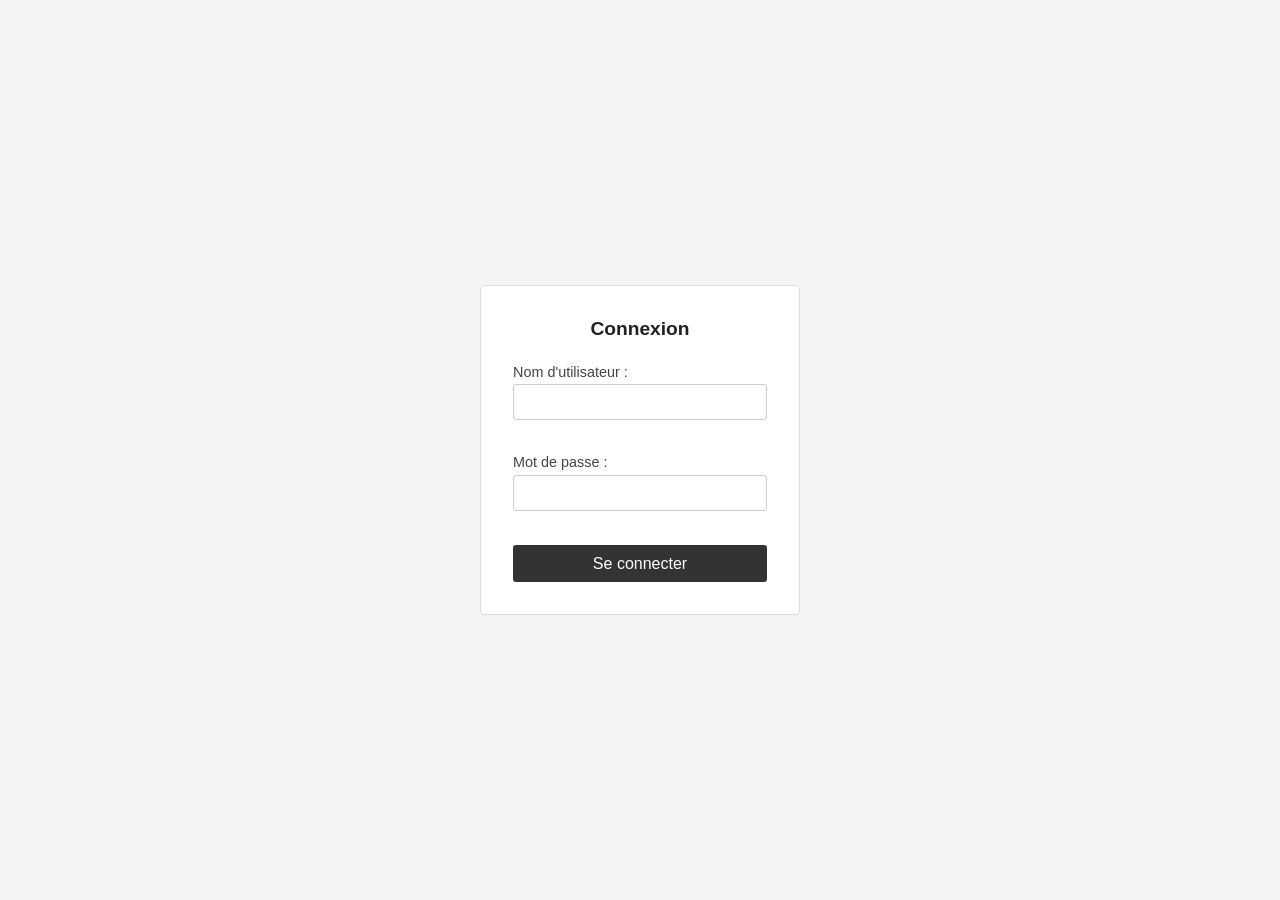
<file: logiciel/frontend/html/index.html>
<!DOCTYPE html>
<html lang="fr">
<head>
    <meta charset="UTF-8">
    <meta name="viewport" content="width=device-width, initial-scale=1.0">
    <link rel="stylesheet" href="../css/page_connecte.css">
    <title>Page de connexion</title>
</head>
<body>
    <h1>Bienvenue</h1>
    <form id="login-form">
        <label for="username">Nom d'utilisateur :</label>
        <input type="text" id="username" name="identifiant" required><br><br>
        <label for="password">Mot de passe :</label>
        <input type="password" id="password" name="mot_de_passe" required><br><br>
        <input type="submit" value="Se connecter">
        <p id="login-message" role="alert" aria-live="polite"></p>
    </form>
    <script src="../js/connextion.js"></script>
</body>
</html>
</file>
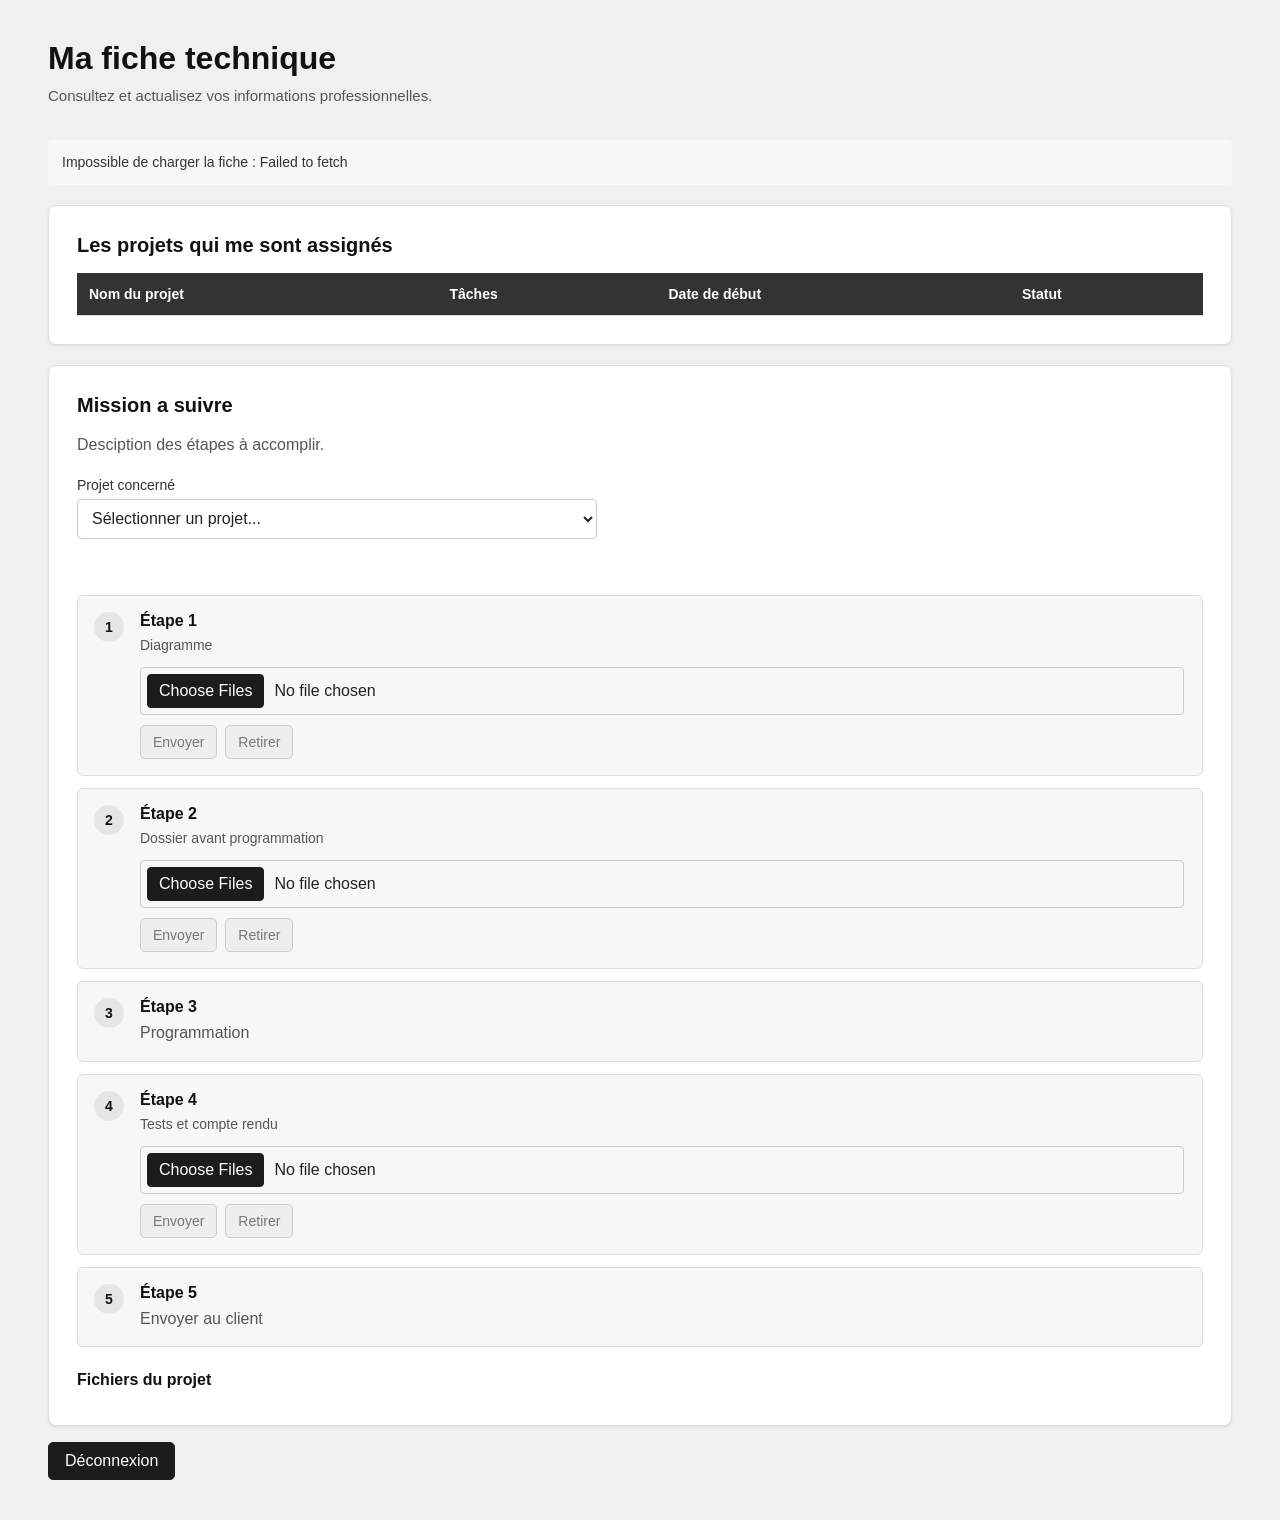
<file: logiciel/frontend/html/developpeur.html>
<!DOCTYPE html>
<html lang="fr">
<head>
    <meta charset="UTF-8">
    <meta name="viewport" content="width=device-width, initial-scale=1.0">
    <link rel="stylesheet" href="../css/developpeur.css">
    <title>Fiche technique développeur</title>
</head>
<body>
    <main>
        <h1>Ma fiche technique</h1>
        <p class="subtitle">Consultez et actualisez vos informations professionnelles.</p>

        <section class="panel" id="fiche-panel" aria-labelledby="fiche-title">
            <h2 id="fiche-title">Ma fiche technique</h2>
            <p><strong>Nom :</strong> <span id="fiche-nom"></span></p>
            <p><strong>Date d'embauche :</strong> <span id="fiche-date-embauche"></span></p>
            <p><strong>Compétences :</strong> <span id="fiche-competences"></span></p>
            <p><strong>Disponibilité :</strong> <span id="fiche-disponibilite"></span></p>
            <p><strong>Ancienneté dans l'entreprise :</strong> <span id="fiche-anciennete"></span></p>
            <p><strong>Expérience totale :</strong> <span id="fiche-experience-totale"></span></p>
            <button class="btn" id="modifier-fiche" type="button">Modifier ma fiche</button>
        </section>

        <section class="panel" id="edition-panel" aria-labelledby="edition-title">
            <h2 id="edition-title">Informations professionnelles</h2>
            <form id="fiche-technique-form">
                <label for="competences">Compétences</label>
                <input type="text" id="competences" name="competences" required>

                <label for="disponibilite">Disponibilité</label>
                <input type="text" id="disponibilite" name="disponibilite" required>

                <label for="experience">Expérience avant l'embauche (années)</label>
                <input type="number" id="experience" name="experience" min="0" step="0.01" required>

                <button class="btn" id="createFichetechniqueButton" type="submit">Enregistrer ma fiche</button>
                <button class="btn" id="annuler-fiche" type="button">Annuler</button>
            </form>
        </section>

        <p class="resultat" id="fiche-message" role="status" aria-live="polite"></p>
    </main>

    <section class="projet" aria-labelledby="projets-title">
        <h2 id="projets-title">Les projets qui me sont assignés</h2>
        <table id="projets-table">
            <thead>
                <tr>
                    <th>Nom du projet</th>
                    <th>Tâches</th>
                    <th>Date de début</th>
                    <th>Statut</th>
                </tr>
            </thead>
            <tbody id="projets-body"></tbody>
        </table>
    </section>

    <section class="mission" aria-labelledby="mission-title">
        <h2 id="mission-title">Mission a suivre</h2>
        <p>Desciption des étapes à accomplir.</p>
        <label for="mission-projet">Projet concerné</label>
        <select id="mission-projet">
            <option value="">Sélectionner un projet...</option>
        </select>
        <p class="mission-message" id="mission-message" role="status" aria-live="polite"></p>
            <ol>
                <li>
                    <h3>Étape 1</h3>
                    <label class="mission-upload-label" for="diagramme">Diagramme</label>
                    <input type="file" id="diagramme" name="diagramme" accept=".png, .jpg, .jpeg, .pdf" aria-label="Fichiers du diagramme" multiple disabled>
                    <div class="mission-upload-actions">
                        <button class="btn mission-upload-button" id="envoyer-diagramme" type="button" disabled>Envoyer</button>
                        <button class="btn mission-upload-button mission-upload-clear" id="retirer-diagramme" type="button" disabled>Retirer</button>
                    </div>
                </li>
                <li>
                    <h3>Étape 2</h3>
                    <label class="mission-upload-label" for="dossier">Dossier avant programmation</label>
                    <input type="file" id="dossier" name="dossier" accept=".zip, .rar, .7z" aria-label="Dossiers avant programmation" multiple disabled>
                    <div class="mission-upload-actions">
                        <button class="btn mission-upload-button" id="envoyer-dossier" type="button" disabled>Envoyer</button>
                        <button class="btn mission-upload-button mission-upload-clear" id="retirer-dossier" type="button" disabled>Retirer</button>
                    </div>
                </li>
                <li>
                    <h3>Étape 3</h3>
                    <p>Programmation</p>
                </li>
                <li>
                    <h3>Étape 4</h3>
                    <label class="mission-upload-label" for="compte-rendu">Tests et compte rendu</label>
                    <input type="file" id="compte-rendu" name="compte-rendu" accept=".pdf, .docx" aria-label="Comptes rendus des tests" multiple disabled>
                    <div class="mission-upload-actions">
                        <button class="btn mission-upload-button" id="envoyer-compte-rendu" type="button" disabled>Envoyer</button>
                        <button class="btn mission-upload-button mission-upload-clear" id="retirer-compte-rendu" type="button" disabled>Retirer</button>
                    </div>
                </li>
                <li>
                    <h3>Étape 5</h3>
                    <p>Envoyer au client</p>
                </li>
            </ol>
            <h3 class="mission-files-title">Fichiers du projet</h3>
            <ul class="mission-file-list" id="mission-fichiers" aria-live="polite"></ul>
    </section>

    <button class="btn" id="logout-button" type="button">Déconnexion</button>
    <script src="../js/developpeur.js"></script>
</body>
</html>
</file>
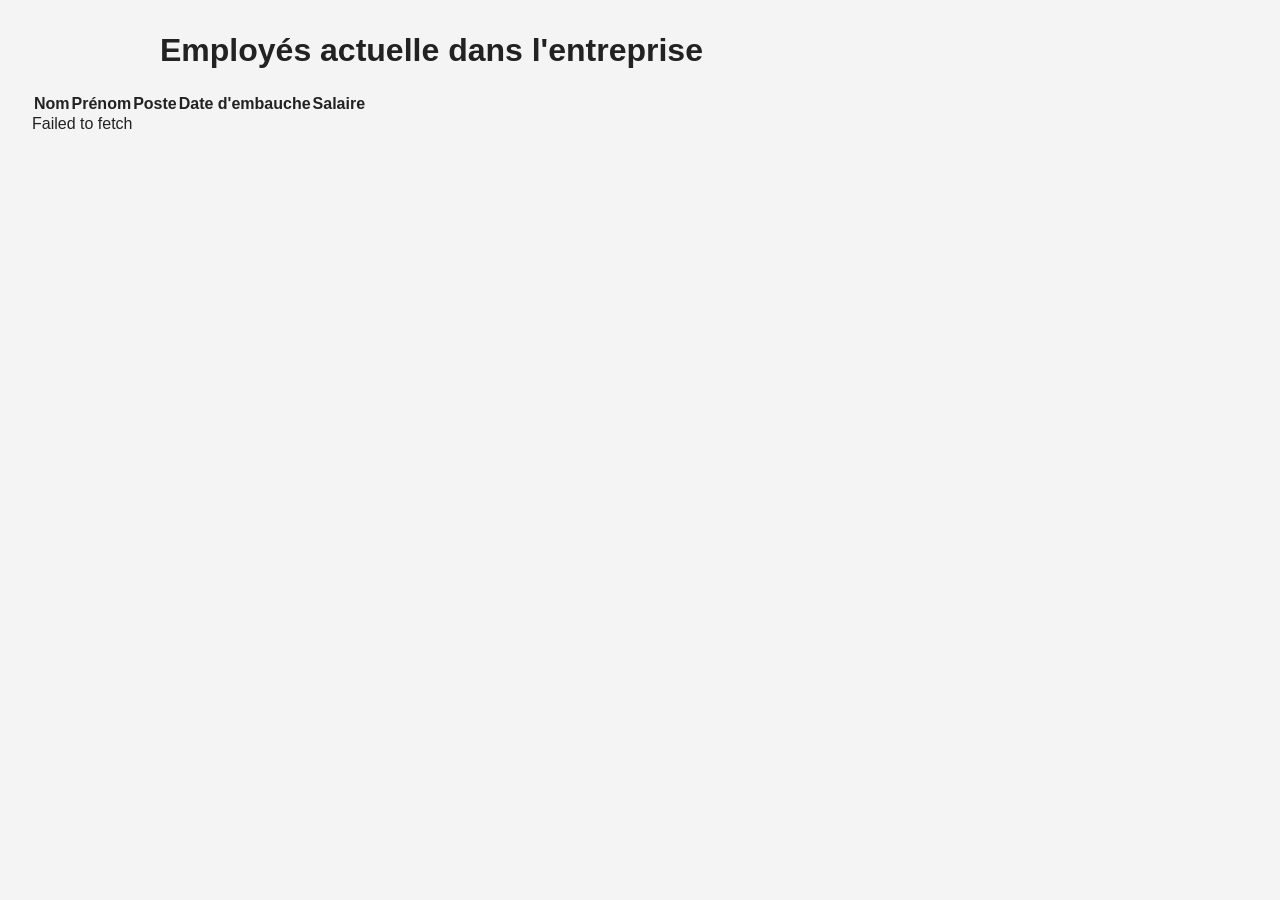
<file: logiciel/frontend/html/gestionn-employe.html>
<!DOCTYPE html>
<html lang="fr">
<head>
    <meta charset="UTF-8">
    <meta name="viewport" content="width=device-width, initial-scale=1.0">
    <title>Employés</title>
    <link rel="stylesheet" href="../css/gestion-employe.css">
    <link rel="stylesheet" href="https://cdn.datatables.net/2.3.4/css/dataTables.dataTables.css">
</head>
<body class="employees-page">
    <h1>Employés actuelle dans l'entreprise</h1>

    <table id="employes" class="display">
        <thead>
            <tr>
                <th>Nom</th>
                <th>Prénom</th>
                <th>Poste</th>
                <th>Date d'embauche</th>
                <th>Salaire</th>
            </tr>
        </thead>
    </table>

    <script src="https://code.jquery.com/jquery-3.7.1.min.js"></script>
    <script src="https://cdn.datatables.net/2.3.4/js/dataTables.min.js"></script>
    <script src="../js/gestion-employe.js"></script>
</body>
</html>
</file>
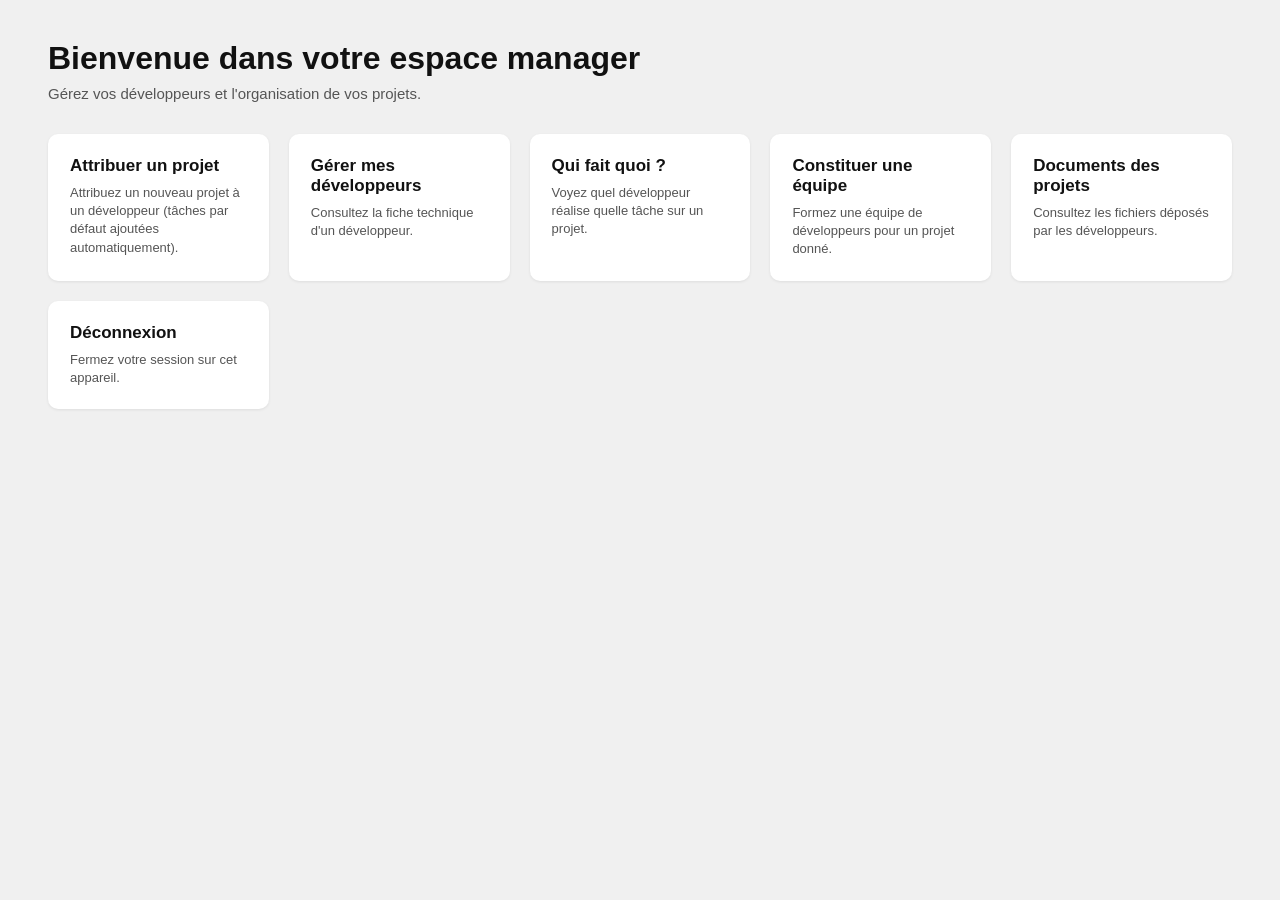
<file: logiciel/frontend/html/manager.html>
<!DOCTYPE html>
<html lang="fr">
<head>
    <meta charset="UTF-8">
    <meta name="viewport" content="width=device-width, initial-scale=1.0">
    <link rel="stylesheet" href="../css/manager.css">
    <title>Document</title>
</head>
<body>
  <h1>Bienvenue dans votre espace manager</h1>
  <p class="subtitle">Gérez vos développeurs et l'organisation de vos projets.</p>
 
  <div class="cards">
    <div class="card" data-target="panel-attribuer">
      <h2>Attribuer un projet</h2>
      <p>Attribuez un nouveau projet à un développeur (tâches par défaut ajoutées automatiquement).</p>
    </div>
    <div class="card" data-target="panel-gerer">
      <h2>Gérer mes développeurs</h2>
      <p>Consultez la fiche technique d'un développeur.</p>
    </div>
    <div class="card" data-target="panel-quifaitquoi">
      <h2>Qui fait quoi ?</h2>
      <p>Voyez quel développeur réalise quelle tâche sur un projet.</p>
    </div>
    <div class="card" data-target="panel-equipe">
      <h2>Constituer une équipe</h2>
      <p>Formez une équipe de développeurs pour un projet donné.</p>
    </div>
    <div class="card" data-target="panel-documents">
      <h2>Documents des projets</h2>
      <p>Consultez les fichiers déposés par les développeurs.</p>
    </div>
    <div class="card"  href= "../html/index.html"id="logout-card">
      <h2>Déconnexion</h2>
      <p>Fermez votre session sur cet appareil.</p>
    </div>
  </div>
 
  <!-- Panel : Attribuer un projet -->
  <div class="panel" id="panel-attribuer">
    <h3>Attribuer un projet</h3>

    <label>Développeur</label>
    <select id="attribuer-employe"></select>

    <label>Nom du projet</label>
    <input type="text" id="attribuer-projet" placeholder="Ex : Refonte API">

    <label>Tâches à réaliser (séparées par des virgules)</label>
    <input type="text" id="attribuer-taches" placeholder="Ex : Développement, Tests, Documentation">

    <label>Date de début</label>
    <input type="date" id="attribuer-date">

    <button class="btn" onclick="attribuerProjet()">Attribuer</button>
    
    <div class="resultat" id="resultat-attribuer"></div>
  </div>
 
  <!-- Panel : Gérer mes développeurs -->
  <div class="panel" id="panel-gerer">
    <h3>Gérer mes développeurs</h3>
    <label>Développeur</label>
    <select id="gerer-employe"></select>
    <button class="btn" onclick="gererDeveloppeur()">Voir la fiche technique</button>
    <div class="resultat" id="resultat-gerer"></div>
  </div>
 
  <!-- Panel : Qui fait quoi -->
  <div class="panel" id="panel-quifaitquoi">
    <h3>Qui fait quoi ?</h3>
    <label>Développeur</label>
    <select id="qfq-employe"></select>
    <button class="btn" onclick="quiFaitQuoi()">Voir ses projets et ses tâches</button>
    <div class="resultat" id="resultat-qfq"></div>
  </div>

  <div class="panel" id="panel-documents">
    <h3>Documents des projets</h3>
    <label for="documents-projet">Projet</label>
    <select id="documents-projet">
      <option value="">Chargement des projets...</option>
    </select>
    <div class="resultat" id="resultat-documents" role="status" aria-live="polite"></div>
    <ul class="documents-list" id="documents-list" aria-live="polite"></ul>
  </div>
 
  <!-- Panel : Constituer une équipe -->
  <div class="panel" id="panel-equipe">
    <h3>Constituer une équipe</h3>
    <label>Nom du projet</label>
    <input type="text" id="equipe-projet" placeholder="Ex : Refonte API">
    <label for="equipe-developpeurs">Développeurs de l'équipe</label>
    <select id="equipe-developpeurs" multiple size="5"></select>
    <div id="equipe-taches" aria-live="polite"></div>
    <label for="equipe-date">Date de début</label>
    <input type="date" id="equipe-date">
    <button class="btn" onclick="equipeProjet()">Constituer l'équipe</button>
    <div class="resultat" id="resultat-equipe"></div>
  </div>
  <script src="../js/manager.js"></script>
</body>
</html>
</file>
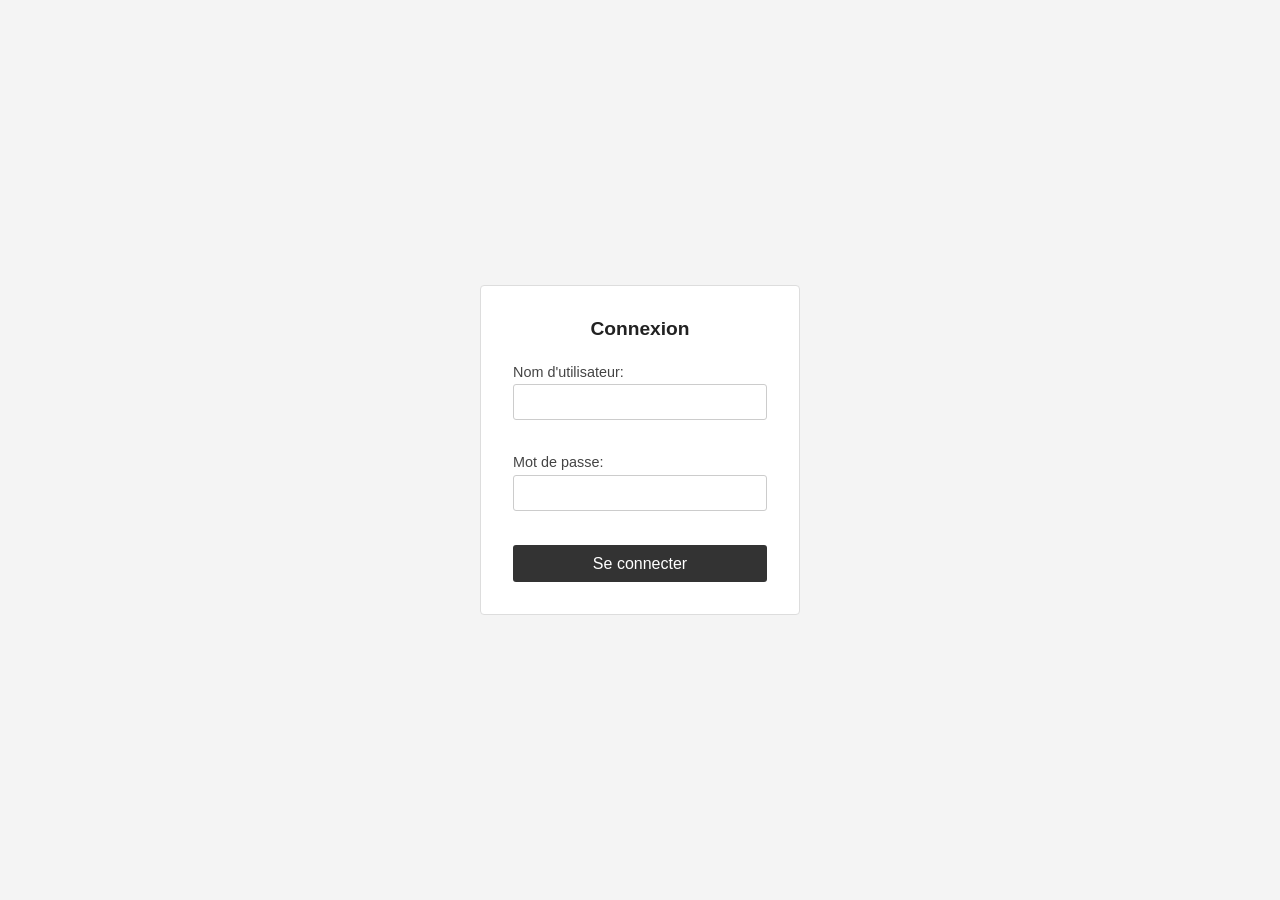
<file: logiciel/frontend/html/page-connect.html>
<!DOCTYPE html>
<html lang="fr">
<head>
    <meta charset="UTF-8">
    <meta name="viewport" content="width=device-width, initial-scale=1.0">
    <link rel="stylesheet" href="../css/page_connecte.css">
    <title>page de connexion</title>
</head>
<body>  
    <h1>bienvenue</h1>
    <form id="login-form">
        <label for="username">Nom d'utilisateur:</label>
        <input type="text" id="username" name="identifiant" required><br><br>
        <label for="password">Mot de passe:</label>
        <input type="password" id="password" name="mot_de_passe" required><br><br>
        <input type="submit" value="Se connecter">
        <p id="login-message" role="alert" aria-live="polite"></p>
    </form>
    <script src="../js/connextion.js"></script>
</body>
</html>
</file>
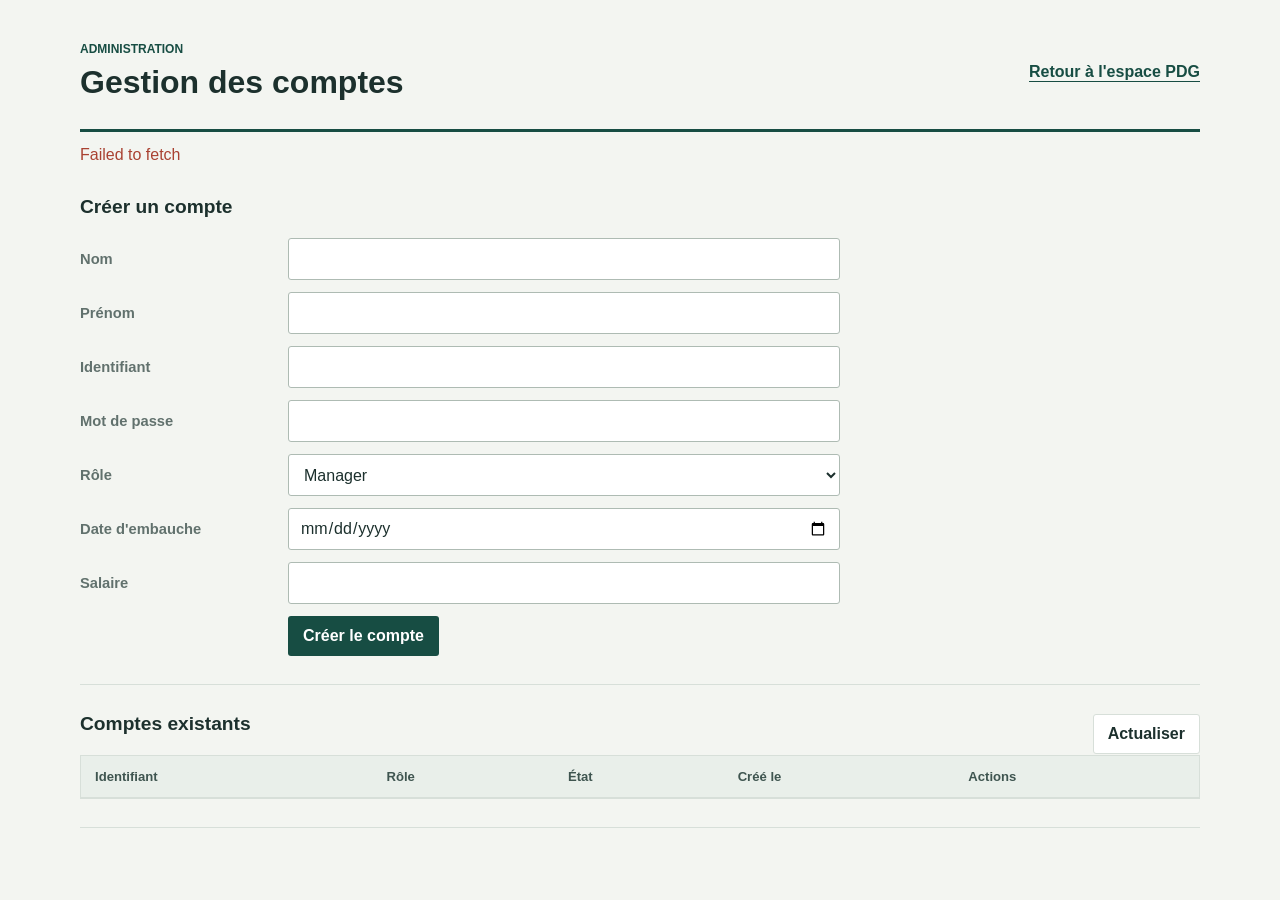
<file: logiciel/frontend/html/page-inscription.html>
<!DOCTYPE html>
<html lang="fr">
<head>
    <meta charset="UTF-8">
    <meta name="viewport" content="width=device-width, initial-scale=1.0">
    <link rel="stylesheet" href="../css/page-inscription.css">
    <title>Gestion des comptes</title>
</head>
<body>
    <main class="account-admin">
        <header class="page-header">
            <div>
                <p class="eyebrow">Administration</p>
                <h1>Gestion des comptes</h1>
            </div>
            <a class="back-link" href="page-pdg.html">Retour à l'espace PDG</a>
        </header>

        <p id="inscription-message" class="status-message" role="status" aria-live="polite"></p>

        <section class="account-section" aria-labelledby="create-title">
            <h2 id="create-title">Créer un compte</h2>
            <form id="creation-compte" class="account-form">
                <label for="nom">Nom</label>
                <input type="text" id="nom" name="nom" autocomplete="family-name" required>

                <label for="prenom">Prénom</label>
                <input type="text" id="prenom" name="prenom" autocomplete="given-name" required>

                <label for="username">Identifiant</label>
                <input type="text" id="username" name="identifiant" autocomplete="username" required>

                <label for="password">Mot de passe</label>
                <input type="password" id="password" name="mot_de_passe" autocomplete="new-password" required>

                <label for="role">Rôle</label>
                <select id="role" name="role" required>
                    <option value="manager">Manager</option>
                    <option value="comptable">Comptable</option>
                    <option value="developpeur">Développeur</option>
                </select>

                <label for="date-embauche">Date d'embauche</label>
                <input type="date" id="date-embauche" name="date_embauche" required>

                <label for="salaire">Salaire</label>
                <input type="number" id="salaire" name="salaire" min="0" step="0.01" required>

                <button class="primary-button" type="submit">Créer le compte</button>
            </form>
        </section>

        <section class="account-section" aria-labelledby="accounts-title">
            <div class="section-heading">
                <h2 id="accounts-title">Comptes existants</h2>
                <button id="refresh-comptes" class="secondary-button" type="button" aria-label="Actualiser la liste">
                    Actualiser
                </button>
            </div>
            <div class="table-scroll">
                <table>
                    <thead>
                        <tr>
                            <th scope="col">Identifiant</th>
                            <th scope="col">Rôle</th>
                            <th scope="col">État</th>
                            <th scope="col">Créé le</th>
                            <th scope="col">Actions</th>
                        </tr>
                    </thead>
                    <tbody id="comptes-body">
                        <tr><td colspan="5">Chargement des comptes…</td></tr>
                    </tbody>
                </table>
            </div>
        </section>

        <section id="edition-section" class="account-section" aria-labelledby="edit-title" hidden>
            <h2 id="edit-title">Modifier un compte</h2>
            <form id="edition-compte" class="account-form edit-form">
                <input type="hidden" id="edit-id">

                <label for="edit-identifiant">Identifiant</label>
                <input type="text" id="edit-identifiant" required>

                <label for="edit-role">Rôle</label>
                <select id="edit-role">
                    <option value="manager">Manager</option>
                    <option value="comptable">Comptable</option>
                    <option value="developpeur">Développeur</option>
                    <option value="rh">RH</option>
                    <option value="employe">Employé</option>
                </select>

                <label for="edit-password">Nouveau mot de passe</label>
                <input type="password" id="edit-password" autocomplete="new-password" placeholder="Laisser vide pour conserver">

                <label class="checkbox-label" for="edit-actif">
                    <input type="checkbox" id="edit-actif">
                    Compte actif
                </label>

                <div class="form-actions">
                    <button class="primary-button" type="submit">Enregistrer</button>
                    <button id="cancel-edit" class="secondary-button" type="button">Annuler</button>
                </div>
            </form>
        </section>
    </main>
    <script src="../js/inscription.js"></script>
</body>
</html>
</file>
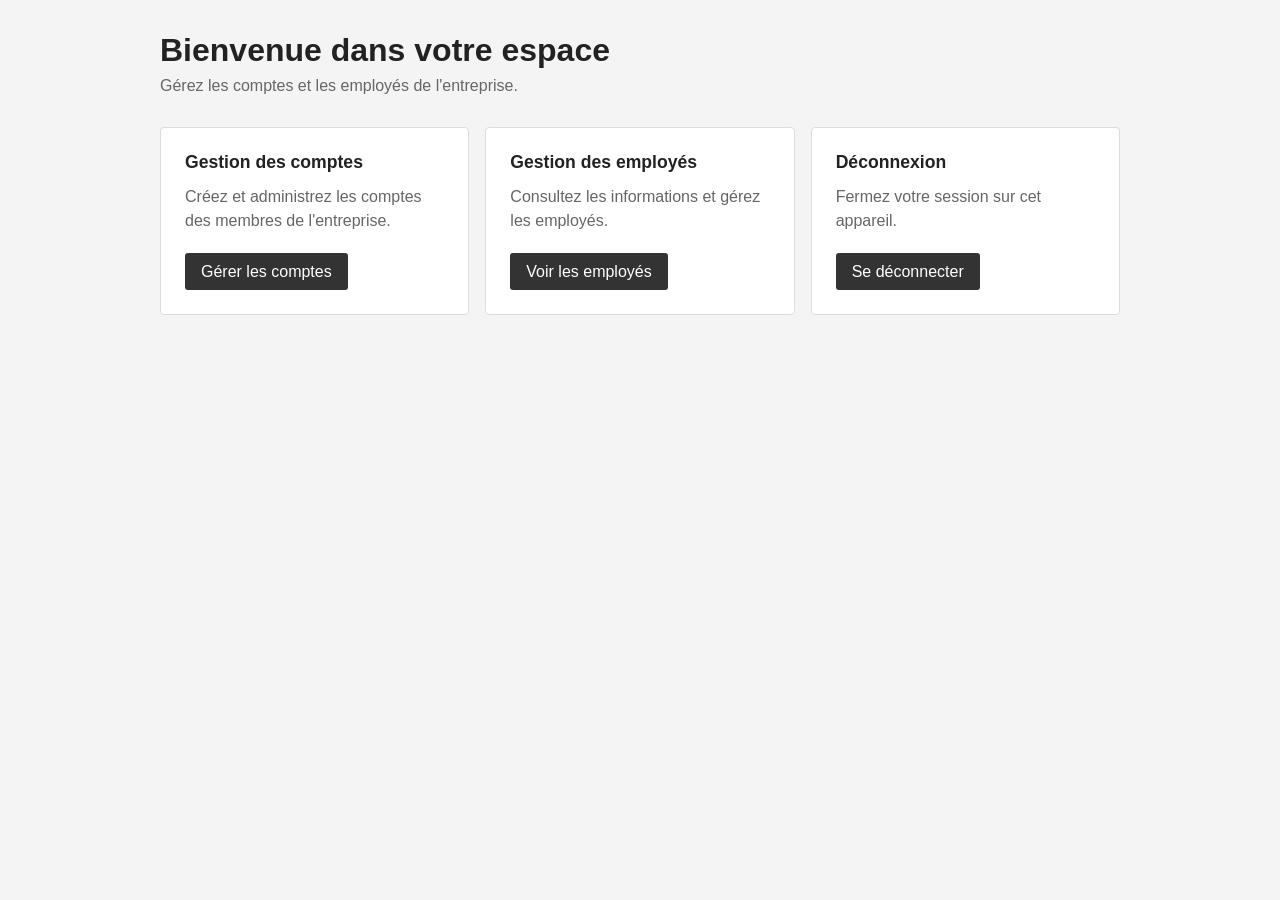
<file: logiciel/frontend/html/page-pdg.html>
<!DOCTYPE html>
<html lang="fr">
<head>
    <meta charset="UTF-8">
    <meta name="viewport" content="width=device-width, initial-scale=1.0">
    <link rel="stylesheet" href="../css/page_connecte.css">
    <title>Espace PDG</title>
</head>
<body class="dashboard-page">
    <main class="dashboard">
        <h1>Bienvenue dans votre espace </h1>
        <p class="dashboard-subtitle">Gérez les comptes et les employés de l'entreprise.</p>

        <section class="dashboard-actions" aria-label="Actions du PDG">
            <article class="dashboard-card">
                <h2>Gestion des comptes</h2>
                <p>Créez et administrez les comptes des membres de l'entreprise.</p>
                <a class="dashboard-button" href="page-inscription.html">Gérer les comptes</a>
            </article>

            <article class="dashboard-card">
                <h2>Gestion des employés</h2>
                <p>Consultez les informations et gérez les employés.</p>
                <a class="dashboard-button" href="gestionn-employe.html">Voir les employés</a>
            </article>

            <article class="dashboard-card">
                <h2>Déconnexion</h2>
                <p>Fermez votre session sur cet appareil.</p>
                <button class="dashboard-button" id="logout-button" type="button">Se déconnecter</button>
            </article>
        </section>
    </main>
    <script src="../js/page-pdg.js"></script>
</body>
</html>
</file>
<file: logiciel/frontend/css/page_connecte.css>
* {
    margin: 0;
    padding: 0;
    box-sizing: border-box;
}

body {
    font-family: Arial, Helvetica, sans-serif;
    background-color: #f4f4f4;
    color: #222;
    display: flex;
    justify-content: center;
    align-items: center;
    min-height: 100vh;
}

h1 {
    display: none; /* évite le doublon avec le titre du formulaire, ou remplace par un h1 dans le form si tu préfères */
}

form {
    background-color: #ffffff;
    border: 1px solid #ddd;
    border-radius: 4px;
    padding: 2rem;
    width: 100%;
    max-width: 320px;
}

form::before {
    content: "Connexion";
    display: block;
    font-size: 1.2rem;
    font-weight: bold;
    margin-bottom: 1.5rem;
    text-align: center;
}

label {
    display: block;
    font-size: 0.9rem;
    margin-bottom: 0.3rem;
    color: #444;
}

input[type="text"],
input[type="password"] {
    width: 100%;
    padding: 0.5rem;
    margin-bottom: 1rem;
    border: 1px solid #ccc;
    border-radius: 3px;
    font-size: 1rem;
}

input[type="text"]:focus,
input[type="password"]:focus {
    outline: none;
    border-color: #888;
}

input[type="submit"] {
    width: 100%;
    padding: 0.6rem;
    background-color: #333;
    color: #fff;
    border: none;
    border-radius: 3px;
    cursor: pointer;
    font-size: 1rem;
}

input[type="submit"]:hover {
    background-color: #555;
}

body.dashboard-page {
    display: block;
    min-height: 100vh;
    padding: 2rem;
}

.dashboard {
    width: 100%;
    max-width: 960px;
    margin: 0 auto;
}

.dashboard h1 {
    display: block;
    margin-bottom: 0.5rem;
    font-size: 2rem;
}

.dashboard-subtitle {
    margin-bottom: 2rem;
    color: #666;
}

.dashboard-actions {
    display: grid;
    grid-template-columns: repeat(auto-fit, minmax(220px, 1fr));
    gap: 1rem;
}

.dashboard-card {
    padding: 1.5rem;
    background-color: #fff;
    border: 1px solid #ddd;
    border-radius: 4px;
}

.dashboard-card h2 {
    margin-bottom: 0.75rem;
    font-size: 1.1rem;
}

.dashboard-card p {
    margin-bottom: 1.25rem;
    color: #666;
    line-height: 1.5;
}

.dashboard-button {
    display: inline-block;
    padding: 0.6rem 1rem;
    background-color: #333;
    color: #fff;
    border: none;
    border-radius: 3px;
    cursor: pointer;
    font-size: 1rem;
    text-decoration: none;
}

.dashboard-button:hover {
    background-color: #555;
}

@media (max-width: 600px) {
    body.dashboard-page {
        padding: 1rem;
    }

    .dashboard h1 {
        font-size: 1.6rem;
    }
}
</file>
<file: logiciel/frontend/css/developpeur.css>
* {
	box-sizing: border-box;
}

body {
	min-height: 100vh;
	margin: 0;
	padding: 40px 48px;
	background: #f0f0f0;
	color: #222;
	font-family: Arial, Helvetica, sans-serif;
}

main,
.projet {
	width: 100%;
	margin: 0;
}

h1 {
	margin: 0 0 8px;
	color: #111;
	font-size: 32px;
}

.subtitle {
	margin: 0 0 32px;
	color: #555;
	font-size: 15px;
	line-height: 1.5;
}

.panel,
.projet,
.mission {
	padding: 28px;
	background: #fff;
	border: 1px solid #ddd;
	border-radius: 8px;
	box-shadow: 0 1px 3px rgb(0 0 0 / 8%);
}

.panel {
	display: none;
}

.panel.visible {
	display: block;
}

.panel h2,
.projet h2,
.mission h2 {
	margin: 0 0 16px;
	color: #111;
	font-size: 20px;
}

.mission {
	margin-top: 20px;
}

.mission > p {
	margin: 0 0 20px;
	color: #555;
	line-height: 1.5;
}

.mission > label {
	display: block;
	margin: 0 0 6px;
}

.mission select {
	width: 100%;
	max-width: 520px;
	min-height: 40px;
	margin-bottom: 16px;
	padding: 9px 10px;
	border: 1px solid #ccc;
	border-radius: 4px;
	background: #fff;
	color: #222;
	font: inherit;
}

.mission-message {
	min-height: 20px;
	font-size: 14px;
}

.mission ol {
	margin: 0;
	padding: 0;
	list-style: none;
	counter-reset: mission-step;
}

.mission ol > li {
	position: relative;
	margin-top: 12px;
	padding: 16px 18px 16px 62px;
	border: 1px solid #ddd;
	border-radius: 6px;
	background: #f7f7f7;
	counter-increment: mission-step;
}

.mission ol > li::before {
	position: absolute;
	top: 16px;
	left: 16px;
	display: grid;
	width: 30px;
	height: 30px;
	place-items: center;
	border-radius: 50%;
	background: #e5e5e5;
	color: #111;
	content: counter(mission-step);
	font-size: 14px;
	font-weight: 700;
}

.mission ol > li h3 {
	margin: 0 0 5px;
	color: #111;
	font-size: 16px;
}

.mission ol > li p,
.mission-upload-label {
	display: block;
	margin: 0;
	color: #555;
	line-height: 1.45;
}

.mission input[type="file"] {
	display: block;
	width: 100%;
	min-height: 42px;
	margin-top: 12px;
	padding: 6px;
	border-color: #ccc;
	background: #fff;
}

.mission input[type="file"]::file-selector-button {
	margin-right: 10px;
	padding: 7px 11px;
	border: 1px solid #1c1c1c;
	border-radius: 4px;
	background: #1c1c1c;
	color: #fff;
	font: inherit;
	cursor: pointer;
}

.mission input[type="file"]::file-selector-button:hover {
	background: #333;
}

.mission input[type="file"]:disabled {
	background: #f7f7f7;
	cursor: not-allowed;
}

.mission-upload-actions {
	display: flex;
	flex-wrap: wrap;
	gap: 8px;
	margin-top: 10px;
}

.mission .mission-upload-button {
	min-height: 34px;
	margin: 0;
	padding: 7px 12px;
	font-size: 14px;
}

.mission .mission-upload-clear {
	background: #fff;
	color: #1c1c1c;
}

.mission .mission-upload-clear:hover {
	background: #f0f0f0;
}

.mission .mission-upload-button:disabled {
	border-color: #ccc;
	background: #eee;
	color: #777;
	cursor: not-allowed;
}

.mission-files-title {
	margin: 24px 0 8px;
	color: #111;
	font-size: 16px;
}

.mission-file-list {
	margin: 0;
	padding: 0;
	list-style: none;
}

.mission-file-list li {
	display: flex;
	align-items: center;
	flex-wrap: wrap;
	gap: 8px;
	padding: 10px 0;
	border-top: 1px solid #ddd;
}

.mission-file-list li span {
	flex: 1;
	min-width: 180px;
	color: #333;
	overflow-wrap: anywhere;
}

.mission .mission-file-action {
	min-height: 32px;
	margin: 0;
	padding: 6px 10px;
	font-size: 13px;
}

#fiche-panel > p {
	margin: 0 0 10px;
	line-height: 1.5;
	overflow-wrap: anywhere;
}

form {
	display: grid;
	gap: 8px;
	max-width: 520px;
}

label {
	margin-top: 8px;
	color: #333;
	font-size: 14px;
}

input {
	width: 100%;
	min-height: 40px;
	padding: 9px 10px;
	border: 1px solid #ccc;
	border-radius: 4px;
	color: #222;
	font: inherit;
}

input:focus {
	border-color: #555;
	outline: 2px solid rgb(28 28 28 / 15%);
	outline-offset: 1px;
}

.btn {
	min-height: 38px;
	margin: 16px 8px 0 0;
	padding: 9px 16px;
	border: 1px solid #1c1c1c;
	border-radius: 5px;
	background: #1c1c1c;
	color: #fff;
	font: inherit;
	cursor: pointer;
}

.btn:hover {
	background: #333;
}

.btn:focus-visible {
	outline: 2px solid #555;
	outline-offset: 2px;
}

.resultat {
	min-height: 20px;
	margin-top: 20px;
	padding: 12px 14px;
	border-radius: 5px;
	background: #f7f7f7;
	color: #333;
	font-size: 14px;
	line-height: 1.5;
	overflow-wrap: anywhere;
}

.projet {
	margin-top: 20px;
	overflow: hidden;
}

#projets-table {
	width: 100%;
	border-collapse: collapse;
	text-align: left;
}

#projets-table th,
#projets-table td {
	padding: 11px 12px;
	border-bottom: 1px solid #ddd;
	vertical-align: top;
	line-height: 1.45;
	overflow-wrap: anywhere;
}

#projets-table th {
	background: #333;
	color: #fff;
	font-size: 14px;
	font-weight: 600;
}

#projets-table tbody tr:nth-child(even) {
	background: #f8f8f8;
}

#projets-table tbody tr:last-child td {
	border-bottom: 0;
}

@media (max-width: 640px) {
	body {
		padding: 24px 16px;
	}

	h1 {
		font-size: 26px;
	}

	.subtitle {
		margin-bottom: 22px;
	}

	.panel,
	.projet,
	.mission {
		padding: 18px;
	}

	.mission ol > li {
		padding: 14px 12px 14px 52px;
	}

	.mission li::before {
		top: 14px;
		left: 12px;
	}

	#projets-table {
		font-size: 13px;
	}

	#projets-table th,
	#projets-table td {
		padding: 9px 7px;
	}
}
</file>
<file: logiciel/frontend/css/gestion-employe.css>
* {
    margin: 0;
    padding: 0;
    box-sizing: border-box;
}

body.employees-page {
    min-height: 100vh;
    padding: 2rem;
    background-color: #f4f4f4;
    color: #222;
    font-family: Arial, Helvetica, sans-serif;
}

.employees-page h1 {
    width: 100%;
    max-width: 960px;
    margin: 0 auto 1.5rem;
    font-size: 2rem;
}

.employees-page #employes_wrapper {
    width: 100%;
    max-width: 960px;
    margin: 0 auto;
    padding: 1.5rem;
    background-color: #fff;
    border: 1px solid #ddd;
    border-radius: 4px;
}

.employees-page .dt-search,
.employees-page .dt-length,
.employees-page .dt-info,
.employees-page .dt-paging {
    color: #444;
    font-size: 0.9rem;
}

.employees-page .dt-input {
    padding: 0.5rem;
    border: 1px solid #ccc;
    border-radius: 3px;
    font-size: 0.9rem;
}

.employees-page .dt-input:focus {
    outline: none;
    border-color: #888;
}

.employees-page table.dataTable {
    width: 100% !important;
    margin: 1rem 0 !important;
    border-collapse: collapse;
}

.employees-page table.dataTable thead th {
    background-color: #333;
    color: #fff;
    font-weight: normal;
}

.employees-page table.dataTable tbody tr:nth-child(even) {
    background-color: #f8f8f8;
}

.employees-page table.dataTable tbody tr:hover {
    background-color: #eee;
}

.employees-page .dt-paging-button {
    border-radius: 3px !important;
}

@media (max-width: 600px) {
    body.employees-page {
        padding: 1rem;
    }

    .employees-page h1 {
        font-size: 1.6rem;
    }

    .employees-page #employes_wrapper {
        padding: 1rem;
        overflow-x: auto;
    }
}
</file>
<file: logiciel/frontend/css/manager.css>
* { box-sizing: border-box; }
  body {
    margin: 0;
    font-family: Arial, Helvetica, sans-serif;
    background: #f0f0f0;
    padding: 40px 48px;
  }
  h1 { font-size: 32px; margin: 0 0 8px 0; color: #111; }
  .subtitle { color: #555; margin: 0 0 32px 0; font-size: 15px; }
 
  .cards {
    display: grid;
    grid-template-columns: repeat(auto-fit, minmax(220px, 1fr));
    gap: 20px;
    margin-bottom: 32px;
  }
  .card {
    background: #fff;
    border-radius: 10px;
    padding: 20px;
    box-shadow: 0 1px 3px rgba(0,0,0,0.08);
    cursor: pointer;
    border: 2px solid transparent;
    transition: border-color .15s;
  }
  .card:hover { border-color: #1c1c1c; }
  .card.active { border-color: #1c1c1c; }
  .card h2 { font-size: 17px; margin: 0 0 8px 0; color: #111; }
  .card p { color: #555; font-size: 13px; line-height: 1.4; margin: 0; }
 
  .panel {
    background: #fff;
    border-radius: 10px;
    padding: 28px;
    box-shadow: 0 1px 3px rgba(0,0,0,0.08);
    display: none;
  }
  .panel.visible { display: block; }
  .panel h3 { margin-top: 0; }
 
  label { display: block; font-size: 13px; color: #333; margin: 14px 0 4px; }
  select, input, textarea {
    width: 100%;
    max-width: 360px;
    padding: 8px 10px;
    border: 1px solid #ccc;
    border-radius: 6px;
    font-size: 14px;
  }
  textarea {
    min-height: 82px;
    resize: vertical;
    font-family: inherit;
  }
  #equipe-developpeurs {
    max-width: 520px;
    min-height: 140px;
  }
  .equipe-tache {
    max-width: 520px;
    margin-top: 12px;
    padding: 12px;
    border: 1px solid #ddd;
    border-radius: 5px;
    background: #fafafa;
  }
  .equipe-tache label {
    margin-top: 0;
    font-weight: 600;
  }
  .btn {
    display: inline-block;
    background: #1c1c1c;
    color: #fff;
    border: none;
    padding: 10px 18px;
    border-radius: 6px;
    font-size: 14px;
    cursor: pointer;
    margin-top: 18px;
  }
  .btn:hover { background: #333; }
 
  .resultat {
    margin-top: 20px;
    background: #f7f7f7;
    border-radius: 8px;
    padding: 14px 16px;
    font-size: 14px;
    color: #222;
    white-space: pre-wrap;
    min-height: 20px;
  }
</file>
<file: logiciel/frontend/css/page-inscription.css>
* {
    box-sizing: border-box;
}

:root {
    color-scheme: light;
    --ink: #1c302d;
    --muted: #61716d;
    --paper: #f3f5f1;
    --surface: #ffffff;
    --line: #d7dfd9;
    --forest: #174d43;
    --forest-dark: #10382f;
    --coral: #a94232;
}

body {
    margin: 0;
    min-height: 100vh;
    background: var(--paper);
    color: var(--ink);
    font-family: "Segoe UI", sans-serif;
}

.account-admin {
    width: min(1120px, calc(100% - 40px));
    margin: 0 auto;
    padding: 42px 0 64px;
}

.page-header,
.section-heading {
    display: flex;
    align-items: center;
    justify-content: space-between;
    gap: 20px;
}

.page-header {
    padding-bottom: 28px;
    border-bottom: 3px solid var(--forest);
}

.eyebrow {
    margin: 0 0 8px;
    color: var(--forest);
    font-size: 0.75rem;
    font-weight: 700;
    text-transform: uppercase;
}

h1,
h2,
p {
    margin-top: 0;
}

h1 {
    margin-bottom: 0;
    font-size: 2rem;
}

h2 {
    margin-bottom: 20px;
    font-size: 1.2rem;
}

.back-link {
    color: var(--forest);
    font-weight: 650;
    text-decoration-thickness: 1px;
    text-underline-offset: 4px;
}

.status-message {
    min-height: 1.4em;
    margin: 14px 0 0;
    color: var(--forest-dark);
}

.status-message:empty {
    display: none;
}

.status-message.is-error {
    color: var(--coral);
}

.account-section {
    padding: 28px 0;
    border-bottom: 1px solid var(--line);
}

.account-form {
    display: grid;
    grid-template-columns: minmax(130px, 190px) minmax(0, 1fr);
    align-items: center;
    gap: 12px 18px;
    max-width: 760px;
}

.account-form label {
    color: var(--muted);
    font-size: 0.92rem;
    font-weight: 600;
}

.account-form input,
.account-form select {
    min-width: 0;
    min-height: 42px;
    padding: 9px 11px;
    border: 1px solid #aebbb3;
    border-radius: 3px;
    background: var(--surface);
    color: var(--ink);
    font: inherit;
}

.account-form input:focus,
.account-form select:focus,
button:focus-visible,
a:focus-visible {
    outline: 3px solid #e6a15c;
    outline-offset: 2px;
}

.primary-button,
.secondary-button {
    min-height: 40px;
    padding: 9px 14px;
    border: 1px solid transparent;
    border-radius: 3px;
    font: inherit;
    font-weight: 650;
    cursor: pointer;
}

.primary-button {
    grid-column: 2;
    justify-self: start;
    background: var(--forest);
    color: #fff;
}

.primary-button:hover {
    background: var(--forest-dark);
}

.secondary-button {
    border-color: var(--line);
    background: var(--surface);
    color: var(--ink);
}

.secondary-button:hover {
    border-color: var(--forest);
}

.table-scroll {
    overflow-x: auto;
    border: 1px solid var(--line);
    background: var(--surface);
}

table {
    width: 100%;
    border-collapse: collapse;
    text-align: left;
}

th,
td {
    padding: 13px 14px;
    border-bottom: 1px solid var(--line);
    vertical-align: middle;
}

th {
    background: #e9efea;
    color: #3f5550;
    font-size: 0.82rem;
    font-weight: 700;
}

td {
    font-size: 0.91rem;
}

tbody tr:last-child td {
    border-bottom: 0;
}

.row-actions {
    display: flex;
    flex-wrap: wrap;
    gap: 5px 12px;
    min-width: 250px;
}

.text-button {
    padding: 4px 0;
    border: 0;
    background: transparent;
    color: var(--forest);
    font: inherit;
    font-size: 0.84rem;
    font-weight: 650;
    text-decoration: underline;
    text-underline-offset: 3px;
    cursor: pointer;
}

.danger-button {
    color: var(--coral);
}

.edit-form {
    max-width: 760px;
}

.checkbox-label {
    grid-column: 2;
    display: flex;
    align-items: center;
    gap: 9px;
}

.checkbox-label input {
    width: 18px;
    min-height: 18px;
    margin: 0;
    accent-color: var(--forest);
}

.form-actions {
    grid-column: 2;
    display: flex;
    flex-wrap: wrap;
    gap: 10px;
}

[hidden] {
    display: none !important;
}

@media (max-width: 620px) {
    .account-admin {
        width: min(100% - 28px, 520px);
        padding-top: 28px;
    }

    .page-header {
        align-items: flex-start;
        flex-direction: column;
    }

    .account-form {
        grid-template-columns: 1fr;
        gap: 8px;
    }

    .account-form label:not(.checkbox-label) {
        margin-top: 8px;
    }

    .primary-button,
    .checkbox-label,
    .form-actions {
        grid-column: 1;
    }

    .primary-button {
        margin-top: 8px;
    }

    .section-heading {
        align-items: flex-start;
    }

    th,
    td {
        padding: 11px 10px;
    }
}
</file>
